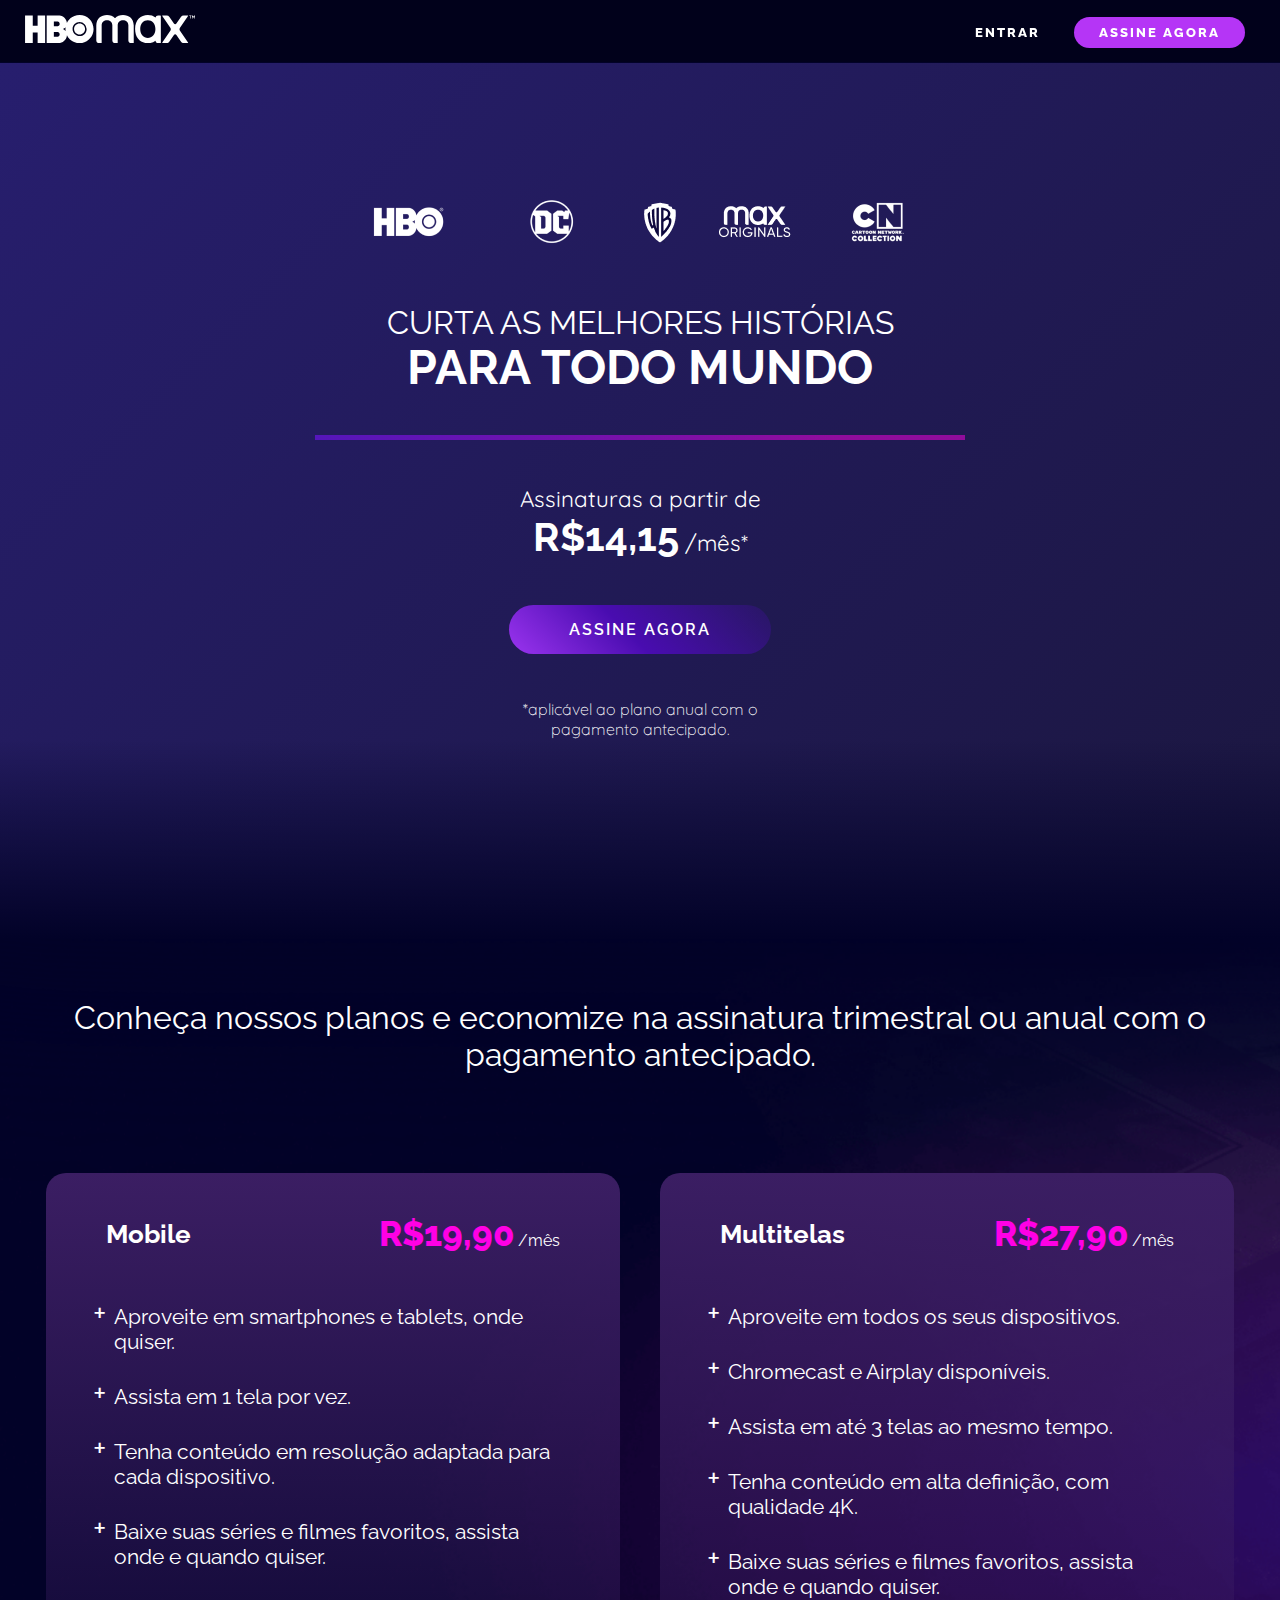
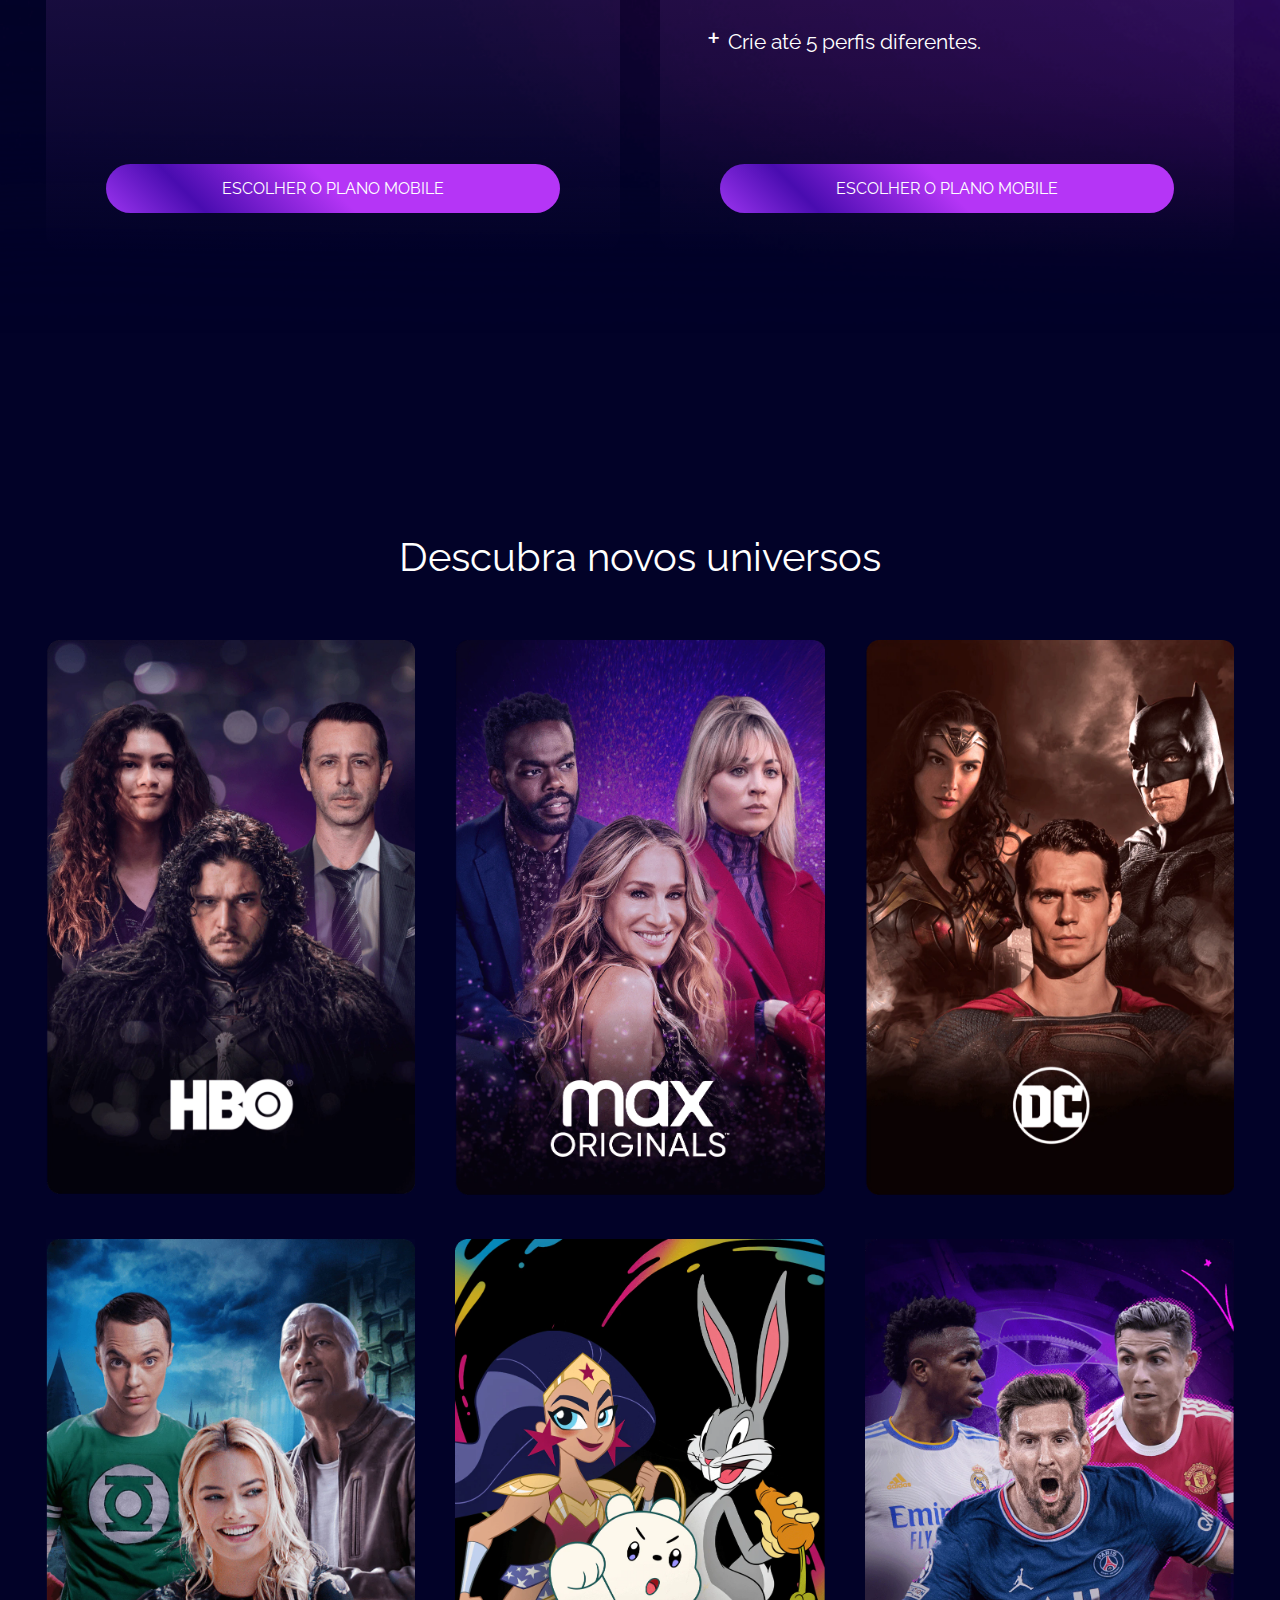
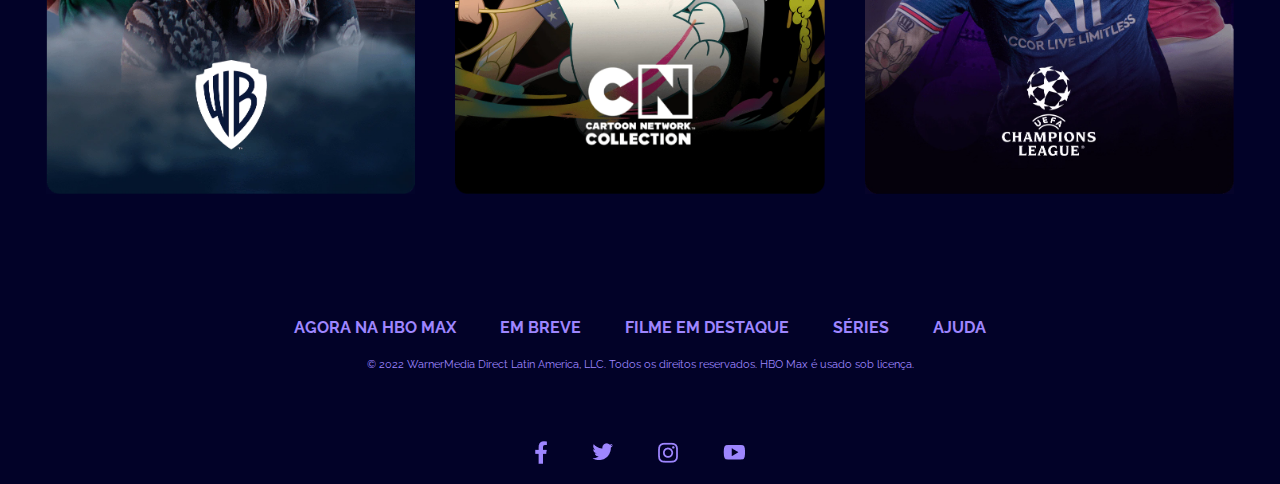
<file: index.html>
<!DOCTYPE html>
<html lang="pt-br">

<head>
    <meta charset="UTF-8" />
    <meta name="viewport" content="width=device-width, initial-scale=1.0" />
    <link rel="stylesheet" href="css/style.css">
    <title>HBO Max</title>
</head>

<body>
    <header>
        <div class="flex">
            <div class="icon">
                <svg xmlns="http://www.w3.org/2000/svg" viewBox="0 0 6020 1000">
                    <path
                        d="M713.3,995.6H447.2V616.1H274.9V995.6H2.3V16.4H274.9V381.7H447.2V16.4H713.3V995.6Zm1220.3,4.4c272.6,0,495.1-226.8,495.1-502.7C2428.7,217,2206.2,0,1933.6,0c-275.9,0-415.5,200.7-449.3,282.4,0-121-121.1-266.1-261.7-266.1H767.9V995.6H1191c172.3,0,293.3-147.2,293.3-275.9,38.2,79.6,173.4,280.3,449.3,280.3ZM1157.2,602c39.2,0,70.9,38.2,70.9,81.8,0,45.8-31.6,84-70.9,84H1022V602Zm0-367.5c39.2,0,70.9,38.2,70.9,81.8s-31.6,81.8-70.9,81.8H1022V234.5ZM1336,497.3c31.6-2.2,82.9-38.2,102.5-60-7.6,26.2-7.6,109.1,0,135.2-21.8-31.6-70.9-69.8-102.5-75.2Zm349,0c0-137.9,112.1-249.5,250.2-248.6a248.05,248.05,0,0,1,247,252.3c-2,136.7-112.5,246-248.6,246C1796.2,747,1685,635.8,1685,497.3Zm248.6,196.3c105.8,0,195.2-87.2,195.2-196.3s-89.4-195.2-195.2-195.2c-109.1,0-196.3,86.2-196.3,195.2s87.2,196.3,196.3,196.3Z"
                        style="fill:#fff;fill-rule:evenodd" />
                    <path
                        d="M3851,363C3845.5,125.7,3678,.1,3472.1.1c-113.1,0-214.6,37.9-284,111.4C3118.7,37.9,3017.2,0,2904.2,0c-206,0-373.6,125.8-378.9,363.4a8.08,8.08,0,0,0-.1,1.6V906a90,90,0,0,0,90,90h85a15,15,0,0,0,15-15V365h.1c3.6-117,86.8-179,188.9-179s185.3,62,188.9,179h.1V906a90,90,0,0,0,90,90h85a15,15,0,0,0,15-15V365h.1c3.6-117,86.8-179,188.9-179s185.3,62,188.9,179h.1V906a90,90,0,0,0,90,90h85a15,15,0,0,0,15-15V365A12.31,12.31,0,0,0,3851,363Z"
                        style="fill:#fff" />
                    <path
                        d="M5765,16H5620.8a119.94,119.94,0,0,0-99.5,52.9L5361.9,305.3a52.41,52.41,0,0,1-87,0L5115.5,68.9A119.94,119.94,0,0,0,5016,16H4871.8a11.21,11.21,0,0,0-9.3,17.5l284.7,422.1a90.13,90.13,0,0,1,0,100.7L4862.5,978.4a11.22,11.22,0,0,0,9.3,17.5H5016a119.94,119.94,0,0,0,99.5-52.9l159.4-236.4a52.41,52.41,0,0,1,87,0L5521.3,943a119.94,119.94,0,0,0,99.5,52.9H5765a11.21,11.21,0,0,0,9.3-17.5L5489.6,556.3a90.13,90.13,0,0,1,0-100.7L5774.3,33.5A11.21,11.21,0,0,0,5765,16Z"
                        style="fill:#fff" />
                    <path
                        d="M4796.2,16h-85a90,90,0,0,0-88,71c-75.8-57.5-170.4-87-273-87-248.9,0-450.7,173.2-450.7,500s201.8,500,450.7,500c101.9,0,195.9-29,271.4-85.8a90.1,90.1,0,0,0,89.6,81.8h85a15,15,0,0,0,15-15V31A15,15,0,0,0,4796.2,16Zm-446,797.9c-148.6,0-269.1-108.7-269.1-313.9s120.5-313.9,269.1-313.9S4619.3,294.8,4619.3,500,4498.8,813.9,4350.2,813.9Z"
                        style="fill:#fff" />
                    <path d="M5895.9,34.85h-28.3v85.2h-20.7V34.85h-28.2V15.05h77.2Z" style="fill:#fff" />
                    <path
                        d="M6017.7,120.05h-20.6V52l-29.5,48.7h-2.4l-29.5-48.6V120H5915V15h21.3l30.1,49.6,30-49.6h21.3v105.1Z"
                        style="fill:#fff" />
                </svg>
            </div> <!-- icon -->

            <div class="login">
                <a href="signIn.html">Entrar</a>
                <a href="#subscriptions">Assine Agora</a>
            </div> <!-- login -->
        </div> <!-- flex -->
    </header>

    <main>
        <section class="contract">
            <div class="center">
                <div class="flex">
                    <div class="item_flex">
                        <div class="channel"><img src="imgs/channel_hbo.png" alt=""></div><!-- channel -->
                        <div class="channel"><img src="imgs/channel_dc.png" alt=""></div><!-- channel -->
                        <div class="channel"><img src="imgs/channel_wb.png" alt=""></div><!-- channel -->
                        <div class="channel"><img src="imgs/channel_max_originals.png" alt=""></div><!-- channel -->
                        <div class="channel"><img src="imgs/channel_cartoon-network_neutral.png" alt=""></div>
                        <!-- channel -->

                    </div><!-- item_flex -->

                    <div class="item_flex">
                        <h1>
                            <span>Curta as melhores histórias</span>
                            Para todo mundo
                        </h1>
                    </div><!-- item_flex -->

                    <div class="item_flex">
                        <div class="line"></div><!-- line -->
                    </div><!-- item_flex -->

                    <div class="item_flex">
                        <p>
                            Assinaturas a partir de
                        </p>
                        <p>
                            <span>R$14,15</span> /mês*
                        </p>
                    </div><!-- item_flex -->

                    <div class="item_flex">
                        <a href="">ASSINE AGORA</a>
                    </div><!-- item_flex -->

                    <div class="item_flex">
                        <p>*aplicável ao plano anual com o pagamento antecipado.</p>
                    </div><!-- item_flex -->

                </div><!-- flex -->
            </div><!-- center -->

        </section><!-- contract -->

        <section id="subscriptions">
            <div class="center">
                <h2>
                    Conheça nossos planos e economize na assinatura trimestral ou anual com o pagamento antecipado.
                </h2>

                <div class="flex">
                    <div class="item_flex">
                        <div class="content">
                            <div class="info">
                                <div class="value">
                                    <h3>Mobile</h3>
                                    <p><span>R$19,90</span> /mês</p>
                                </div><!-- value -->
                                <ul>
                                    <li>Aproveite em smartphones e tablets, onde quiser.</li>
                                    <li>Assista em 1 tela por vez.</li>
                                    <li>Tenha conteúdo em resolução adaptada para cada dispositivo.</li>
                                    <li>Baixe suas séries e filmes favoritos, assista onde e quando quiser.</li>
                                </ul>
                            </div><!-- info -->

                            <a href="">Escolher o Plano Mobile</a>
                        </div><!-- content -->
                    </div><!-- item_flex -->

                    <div class="item_flex">
                        <div class="content">
                            <div class="info">
                                <div class="value">
                                    <h3>Multitelas</h3>
                                    <p><span>R$27,90</span> /mês</p>
                                </div><!-- value -->
                                <ul>
                                    <li>Aproveite em todos os seus dispositivos.</li>
                                    <li>Chromecast e Airplay disponíveis.</li>
                                    <li>Assista em até 3 telas ao mesmo tempo.</li>
                                    <li>Tenha conteúdo em alta definição, com qualidade 4K.</li>
                                    <li>Baixe suas séries e filmes favoritos, assista onde e quando quiser.</li>
                                    <li>Crie até 5 perfis diferentes.</li>
                                </ul>
                            </div><!-- info -->

                            <a href="">Escolher o Plano Mobile</a>
                        </div><!-- content -->
                    </div><!-- item_flex -->
                </div>
            </div><!-- center -->
        </section>

        <section class="films">
            <div class="center">
                <h2>Descubra novos universos</h2>
                <div class="flex">
                    <div class="item_flex">
                        <div class="content">
                            <img src="imgs/hbo-default_0.webp" alt="">
                        </div><!-- content -->
                    </div><!-- item_flex -->

                    <div class="item_flex">
                        <div class="content">
                            <img src="imgs/MAX-Default.webp" alt="">
                        </div><!-- content -->
                    </div><!-- item_flex -->

                    <div class="item_flex">
                        <div class="content">
                            <img src="imgs/DC_Default.webp" alt="">
                        </div><!-- content -->
                    </div><!-- item_flex -->

                    <div class="item_flex">
                        <div class="content">
                            <img src="imgs/WB-Default.webp" alt="">
                        </div><!-- content -->
                    </div><!-- item_flex -->

                    <div class="item_flex">
                        <div class="content">
                            <img src="imgs/CN-Default.webp" alt="">
                        </div><!-- content -->
                    </div><!-- item_flex -->

                    <div class="item_flex">
                        <div class="content">
                            <img src="imgs/UCL-Default.webp" alt="">
                        </div><!-- content -->
                    </div><!-- item_flex -->
                </div><!-- flex -->
            </div><!-- center -->
        </section><!-- films -->
    </main>

    <footer>
        <div class="center">
                <div>
                    <a href="">Agora na HBO Max</a>
                    <a href="">Em breve </a>
                    <a href="">Filme em destaque</a>
                    <a href="">Séries</a>
                    <a href="">Ajuda</a>
                </div>
                <p>
                    © 2022 WarnerMedia Direct Latin America, LLC. Todos os direitos reservados. HBO Max é usado sob licença.
                </p>

                <div class="social_midias">
                    <img src="imgs/fb_0.png" alt="">
                    <img src="imgs/twitter_0.png" alt="">
                    <img src="imgs/instagram_0.png" alt="">
                    <img src="imgs/youtube_0.png" alt="">
                </div>

        </div><!-- center -->
    </footer>
</body>

</html>
</file>
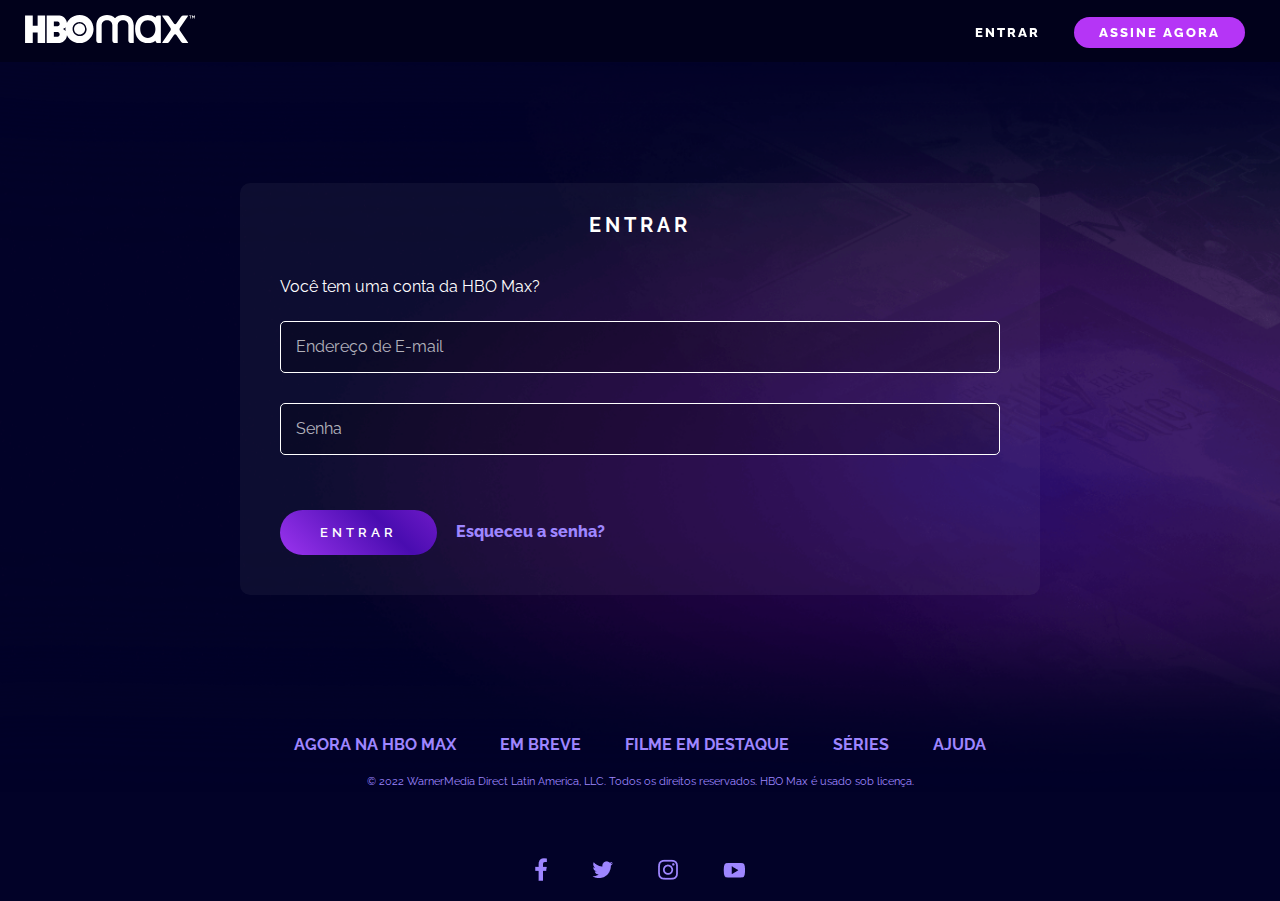
<file: signIn.html>
<!DOCTYPE html>
<html lang="pt-br">

<head>
    <meta charset="UTF-8" />
    <meta name="viewport" content="width=device-width, initial-scale=1.0" />
    <link rel="stylesheet" href="css/style.css">
    <title>HBO Max</title>
</head>

<body class="sigin">
    <header>
        <div class="flex">
            <a href="index.html">
                <div class="icon">
                    <svg xmlns="http://www.w3.org/2000/svg" viewBox="0 0 6020 1000">
                        <path
                            d="M713.3,995.6H447.2V616.1H274.9V995.6H2.3V16.4H274.9V381.7H447.2V16.4H713.3V995.6Zm1220.3,4.4c272.6,0,495.1-226.8,495.1-502.7C2428.7,217,2206.2,0,1933.6,0c-275.9,0-415.5,200.7-449.3,282.4,0-121-121.1-266.1-261.7-266.1H767.9V995.6H1191c172.3,0,293.3-147.2,293.3-275.9,38.2,79.6,173.4,280.3,449.3,280.3ZM1157.2,602c39.2,0,70.9,38.2,70.9,81.8,0,45.8-31.6,84-70.9,84H1022V602Zm0-367.5c39.2,0,70.9,38.2,70.9,81.8s-31.6,81.8-70.9,81.8H1022V234.5ZM1336,497.3c31.6-2.2,82.9-38.2,102.5-60-7.6,26.2-7.6,109.1,0,135.2-21.8-31.6-70.9-69.8-102.5-75.2Zm349,0c0-137.9,112.1-249.5,250.2-248.6a248.05,248.05,0,0,1,247,252.3c-2,136.7-112.5,246-248.6,246C1796.2,747,1685,635.8,1685,497.3Zm248.6,196.3c105.8,0,195.2-87.2,195.2-196.3s-89.4-195.2-195.2-195.2c-109.1,0-196.3,86.2-196.3,195.2s87.2,196.3,196.3,196.3Z"
                            style="fill:#fff;fill-rule:evenodd" />
                        <path
                            d="M3851,363C3845.5,125.7,3678,.1,3472.1.1c-113.1,0-214.6,37.9-284,111.4C3118.7,37.9,3017.2,0,2904.2,0c-206,0-373.6,125.8-378.9,363.4a8.08,8.08,0,0,0-.1,1.6V906a90,90,0,0,0,90,90h85a15,15,0,0,0,15-15V365h.1c3.6-117,86.8-179,188.9-179s185.3,62,188.9,179h.1V906a90,90,0,0,0,90,90h85a15,15,0,0,0,15-15V365h.1c3.6-117,86.8-179,188.9-179s185.3,62,188.9,179h.1V906a90,90,0,0,0,90,90h85a15,15,0,0,0,15-15V365A12.31,12.31,0,0,0,3851,363Z"
                            style="fill:#fff" />
                        <path
                            d="M5765,16H5620.8a119.94,119.94,0,0,0-99.5,52.9L5361.9,305.3a52.41,52.41,0,0,1-87,0L5115.5,68.9A119.94,119.94,0,0,0,5016,16H4871.8a11.21,11.21,0,0,0-9.3,17.5l284.7,422.1a90.13,90.13,0,0,1,0,100.7L4862.5,978.4a11.22,11.22,0,0,0,9.3,17.5H5016a119.94,119.94,0,0,0,99.5-52.9l159.4-236.4a52.41,52.41,0,0,1,87,0L5521.3,943a119.94,119.94,0,0,0,99.5,52.9H5765a11.21,11.21,0,0,0,9.3-17.5L5489.6,556.3a90.13,90.13,0,0,1,0-100.7L5774.3,33.5A11.21,11.21,0,0,0,5765,16Z"
                            style="fill:#fff" />
                        <path
                            d="M4796.2,16h-85a90,90,0,0,0-88,71c-75.8-57.5-170.4-87-273-87-248.9,0-450.7,173.2-450.7,500s201.8,500,450.7,500c101.9,0,195.9-29,271.4-85.8a90.1,90.1,0,0,0,89.6,81.8h85a15,15,0,0,0,15-15V31A15,15,0,0,0,4796.2,16Zm-446,797.9c-148.6,0-269.1-108.7-269.1-313.9s120.5-313.9,269.1-313.9S4619.3,294.8,4619.3,500,4498.8,813.9,4350.2,813.9Z"
                            style="fill:#fff" />
                        <path d="M5895.9,34.85h-28.3v85.2h-20.7V34.85h-28.2V15.05h77.2Z" style="fill:#fff" />
                        <path
                            d="M6017.7,120.05h-20.6V52l-29.5,48.7h-2.4l-29.5-48.6V120H5915V15h21.3l30.1,49.6,30-49.6h21.3v105.1Z"
                            style="fill:#fff" />
                    </svg>
                </div> <!-- icon -->
    
            </a>
            <div class="login">
                <a href="">Entrar</a>
                <a href="">Assine Agora</a>
            </div> <!-- login -->
        </div> <!-- flex -->
    </header>

    <main>
        <section class="login">
            <div class="center">
               <form action="">
                    <h2>Entrar</h2>
                    <p>Você tem uma conta da HBO Max?</p>
                    <input type="email" placeholder="Endereço de E-mail">
                    <input type="password" placeholder="Senha">
                    <div>
                        <button>Entrar</button>
                        <a href="">Esqueceu a senha?</a>
                    </div>
               </form>
            </div><!-- center -->
        </section>
    </main>

    <footer>
        <div class="center">
                <div>
                    <a href="">Agora na HBO Max</a>
                    <a href="">Em breve </a>
                    <a href="">Filme em destaque</a>
                    <a href="">Séries</a>
                    <a href="">Ajuda</a>
                </div>
                <p>
                    © 2022 WarnerMedia Direct Latin America, LLC. Todos os direitos reservados. HBO Max é usado sob licença.
                </p>

                <div class="social_midias">
                    <img src="imgs/fb_0.png" alt="">
                    <img src="imgs/twitter_0.png" alt="">
                    <img src="imgs/instagram_0.png" alt="">
                    <img src="imgs/youtube_0.png" alt="">
                </div>

        </div><!-- center -->
    </footer>
</body>

</html>
</file>
<file: css/style.css>
@import url("https://fonts.googleapis.com/css2?family=Raleway:wght@300;400;500;600;700&display=swap");
@import url("https://fonts.googleapis.com/css2?family=Quicksand:wght@300;400;700&display=swap");

:root {
    --primary-color: #020228;
    --secondary-color: #ff00e5;
    --tertiary-color: #b535f6;
    --btn-bg-color-gradient: linear-gradient(45deg,
            #9b34ef 0%,
            #490cb0 20%,
            transparent 50%);
    --btn-link-bg-color: #fff;
    --btn-link-color: #000;
    --card-bg-color: linear-gradient(0deg, transparent, #3b1e63);
    --divider-bg-color: linear-gradient(90deg,
            #5516ba,
            rgba(255, 0, 229, 0.5) 80%);
    --nav-bg-color: rgba(0, 0, 0, 0.3);
    --text-color: #fff;
    --link-color: #9e86ff;
    --form-bg-color: rgba(211, 211, 211, 0.06);
    --form-field-bg-color: rgba(0, 0, 0, 0.2);
    --form-field-border: 1px solid rgba(255, 255, 255, 0.7);
    --form-field-placeholder: rgba(255, 255, 255, 0.7);
    --form-field-error: rgb(255, 76, 76);

    scroll-behavior: smooth;
}

::-webkit-scrollbar {
    width: 8px;
}

::-webkit-scrollbar-thumb {
    background: var(--tertiary-color);
    border-radius: 10px;
}

::-webkit-scrollbar-thumb:hover {
    background: var(--secondary-color);
}

* {
    box-sizing: border-box;
    font-family: "Raleway", sans-serif;
    margin: 0;
    padding: 0;
}

:is(body, html) {
    background-color: var(--primary-color);
    color: var(--text-color);
    height: 90%;
}

.center {
    margin: auto;
    padding: 0 2%;
    max-width: 1280px;
    width: 100%;
}

header {
    background-color: var(--nav-bg-color);
    position: fixed;
    top: 0;
    width: 100%;

    & .flex {
        display: flex;
        align-items: center;
        justify-content: space-between;
        padding: 15px 25px;

        & .icon {
            width: 170px;
        }

        & .login {
            & a {
                color: #fff;
                cursor: pointer;
                font-size: 0.8rem;
                font-weight: 800;
                margin-right: 10px;
                padding: 5px 20px;
                text-decoration: none;
                text-transform: uppercase;
                letter-spacing: 2px;
            }

            & a:last-child {
                background-color: var(--tertiary-color);
                border-radius: 20px;
                padding: 8px 25px;
            }
        }
    }
}



main {
    margin-top: 63px;

    & .contract {
        position: relative;
        background-image: linear-gradient(-45deg, #56125b, #0f0f10, #271e6e);
        background-size: 400% 400%;
        animation: 5s bg_contract infinite alternate-reverse;

        & .center {
            padding-top: 130px;
            padding-bottom: 200px;
            width: 100%;

            & .flex {
                display: flex;
                align-items: center;
                flex-wrap: wrap;
                margin: auto;
                gap: 45px;
                max-width: 650px;
                height: 100%;

                & .item_flex {
                    width: 100%;
                    text-align: center;
                    position: relative;

                    & h1 {
                        text-transform: uppercase;
                        font-size: 3rem;
                        line-height: 45px;

                        & span {
                            display: block;
                            font-size: 2rem;
                            font-weight: 400;
                        }
                    }

                    & .line {
                        background-image: var(--divider-bg-color);
                        height: 5px;
                        width: 100%;
                    }

                    & p {
                        font-family: "Quicksand", sans-serif;
                        font-size: 1.4rem;
                        max-width: 250px;
                        margin: auto;

                        & span {
                            font-size: 2.5rem;
                            font-weight: bold;
                        }
                    }

                    & a {
                        background-image: var(--btn-bg-color-gradient);
                        background-repeat: no-repeat;
                        background-size: 250%;
                        border-radius: 40px;
                        color: var(--btn-link-bg-color);
                        font-size: 1rem;
                        font-weight: 600;
                        letter-spacing: 2px;
                        padding: 15px 60px;
                        text-decoration: none;
                        display: inline-block;
                        animation: btn 2s linear 3s infinite;
                        animation: name duration timing-function delay iteration-count direction fill-mode;
                        transition: 0.5s background-size;
                    }

                    & a:hover {
                        background-size: 0%;

                        border: 1px solid var(--tertiary-color);
                    }
                }

                & .item_flex:first-child {
                    display: flex;
                    flex-wrap: wrap;
                    align-items: center;
                    justify-content: space-evenly;
                }

                & .item_flex:last-child {
                    & p {
                        font-size: 1rem;
                        font-weight: 300;
                    }
                }
            }
        }
    }

    & .contract::after {
        content: '';
        width: 100%;
        height: 200px;
        position: absolute;
        bottom: 0;
        background-image: linear-gradient(0deg, var(--primary-color), transparent);
    }

    & #subscriptions {
        background-image: url(../imgs/background-movies-series.png);
        background-size: cover;
        padding: 60px 0;

        & .center {
            & h2 {
                font-size: 2rem;
                font-weight: 400;
                text-align: center;
            }

            & .flex {
                display: flex;
                flex-wrap: wrap;
                padding-top: 80px;

                & .item_flex {
                    padding: 20px;
                    width: 50%;
                    cursor: pointer;
                    transition: 2s transform;

                    & .content {
                        border-radius: 20px;
                        background-image: var(--card-bg-color);
                        display: flex;
                        flex-wrap: wrap;
                        justify-content: space-between;
                        align-content: space-between;
                        min-height: 680px;
                        padding: 40px 60px;

                        & :is(.info, a) {
                            width: 100%;
                        }

                        & .info {
                            & .value {
                                padding-bottom: 30px;
                                font-size: 1.4rem;
                                display: flex;
                                justify-content: space-between;
                                align-items: center;

                                & p {
                                    font-size: 1rem;

                                    & span {
                                        color: #ff00e5;
                                        font-size: 2.2rem;
                                        font-weight: 800;
                                    }
                                }
                            }

                            & ul {
                                & li {
                                    font-size: 1.3rem;
                                    padding: 10px 0;
                                    list-style: none;
                                    padding-left: 8px;
                                }

                                & li::marker {
                                    content: "+";
                                    font-size: 2rem;
                                }
                            }


                        }

                        & a {
                            background: var(--btn-bg-color-gradient);
                            background-color: var(--tertiary-color);

                            border-radius: 30px;
                            color: #FFFFFF;
                            font-size: 1rem;
                            padding: 15px 0;
                            text-align: center;
                            text-transform: uppercase;
                            text-decoration: none;

                            width: 100%;
                        }
                    }
                }

                & .login {
                    width: 100%;
                }
            }

            & .flex:has(.item_flex:nth-of-type(1):hover) .item_flex:nth-of-type(2) {
                transform: rotateY(-45deg);
            }

            & .flex:has(.item_flex:nth-of-type(2):hover) .item_flex:nth-of-type(1) {
                transform: rotateY(45deg);
            }

        }
    }

    & .films {
        padding-top: 200px;
        padding-bottom: 80px;

        & .center {
            text-align: center;

            & h2 {
                font-size: 2.5rem;
                font-weight: 400;
            }

            & .flex {
                padding-top: 40px;
                display: flex;
                flex-wrap: wrap;
            }

            & .item_flex {
                width: calc(100% / 3);
                padding: 20px;
                cursor: pointer;

                & .content {
                    background-size: 100% 100%;
                    transition: transform 0.8s, background-image 0.8s, border 1s;

                    & img {
                        width: 100%;

                    }
                }

                & .content:hover {
                    border-radius: 10px;
                    transform: scale(1.05);

                    & img {
                        opacity: 0;
                        transition: opacity 2s;
                        width: 100%;
                        height: 100%;

                    }
                }


            }

            & .item_flex:nth-of-type(1):hover .content {
                background-image: url(../imgs/hbo-hover_0.webp);
            }

            & .item_flex:nth-of-type(2):hover .content {
                background-image: url(../imgs/MAX-Hover.webp);
            }


            & .item_flex:nth-of-type(3):hover .content {
                background-image: url(../imgs/DC-Hover.webp);
            }

            & .item_flex:nth-of-type(4):hover .content {
                background-image: url(../imgs/WB-Hover.webp);
            }

            & .item_flex:nth-of-type(5):hover .content {
                background-image: url(../imgs/CN-Hover.png);
            }

            & .item_flex:nth-of-type(6):hover .content {
                background-image: url(../imgs/UCL-Hover.webp);
            }

        }
    }

    & .login {
        height: 70%;

    }
}

footer {
    & .center {
        text-align: center;

        & div {
            padding: 20px 0;

            & a {
                color: var(--link-color);
                font-size: 1rem;
                font-weight: bold;
                padding: 0 20px;
                text-transform: uppercase;
                text-decoration: none;
                transition: 1s;
            }

            & a:hover {
                color: #fff;
            }
        }

        & p {
            color: var(--link-color);
            font-size: 0.7rem;
        }

        & .social_midias {
            display: flex;
            padding-top: 70px;
            align-items: center;
            justify-content: center;
            gap: 45px;

            & img {
                cursor: pointer;
            }
        }
    }
}

/* Page SigIn */

.sigin {
    background-image: url(../imgs/background-movies-series.png);
    background-size: cover;


    & main {

        & .login {
            height: 50%;
            padding: 120px 0;

            & form {
                background-color: var(--form-bg-color);
                border-radius: 10px;
                display: flex;
                flex-direction: column;
                gap: 20px;
                margin: auto;
                max-width: 800px;
                padding: 10px 40px;
                width: 100%;

                & h2 {
                    font-size: 1.25rem;
                    text-align: center;
                    text-transform: uppercase;
                    letter-spacing: 4px;
                    padding: 20px 0;
                }

                & input {
                    background-color: var(--form-field-bg-color);
                    border: 1px solid #FFF;
                    border-radius: 5px;
                    color: var(--text-color);
                    margin: 5px 0;
                    padding: 17px 15px;
                }

                & input::placeholder {
                    color: var(--form-field-placeholder);
                    font-size: 1rem;
                }

                & div {
                    padding: 30px 0;

                    & button {
                        background-color: var(--tertiary-color);
                        background-image: var(--btn-bg-color-gradient);
                        background-repeat: no-repeat;
                        background-size: 400%;
                        border-radius: 40px;
                        border: 0;
                        color: var(--btn-link-bg-color);
                        cursor: pointer;
                        font-size: 0.8rem;
                        font-weight: 600;
                        letter-spacing: 4px;
                        padding: 15px 40px;
                        text-transform: uppercase;
                        transition: 0.5s background-size;
                    }

                    & button:hover {
                        background-size: 0%;
                        background-color: transparent;
                        border: 1px solid var(--tertiary-color);
                    }

                    & a{
                        padding-left: 15px;
                        color: var(--link-color);
                        font-weight: 800;
                        text-decoration: none;
                    }
                }   
            }
        }
    }
}

/* Animation */

@keyframes bg_contract {
    0% {
        background-position: 0% 50%;
    }

    50% {
        background-position: 100% 50%;
    }

    100% {
        background-position: 0% 50%;
    }
}

@keyframes btn {
    0% {
        rotate: 0;
    }

    5% {
        rotate: -25deg;
    }

    10% {
        rotate: 0;
    }

    15% {
        rotate: 25deg;
    }

    20% {
        rotate: 0;
    }

    25% {
        rotate: -10deg;
    }

    30% {
        rotate: 0;
    }

    35% {
        rotate: 10deg;
    }

    40% {
        rotate: 0deg;
    }


    45%,
    100% {
        rotate: 0;
    }
}


@media screen and (max-width: 980px) {
    main {
        & .subscriptions {
            & .center {
                & .flex {
                    & .item_flex {
                        width: 100%;

                        & .content {
                            margin: auto;
                            width: 80%;
                        }
                    }
                }
            }
        }

        & .films {
            & .center {
                & .flex {
                    & .item_flex {
                        width: calc(100% / 2);
                    }
                }
            }
        }
    }
}

@media screen and (max-width: 650px) {
    main {
        & .films {
            & .center {
                & .flex {
                    & .item_flex {
                        width: 100%;
                    }
                }
            }
        }
    }
}
</file>
